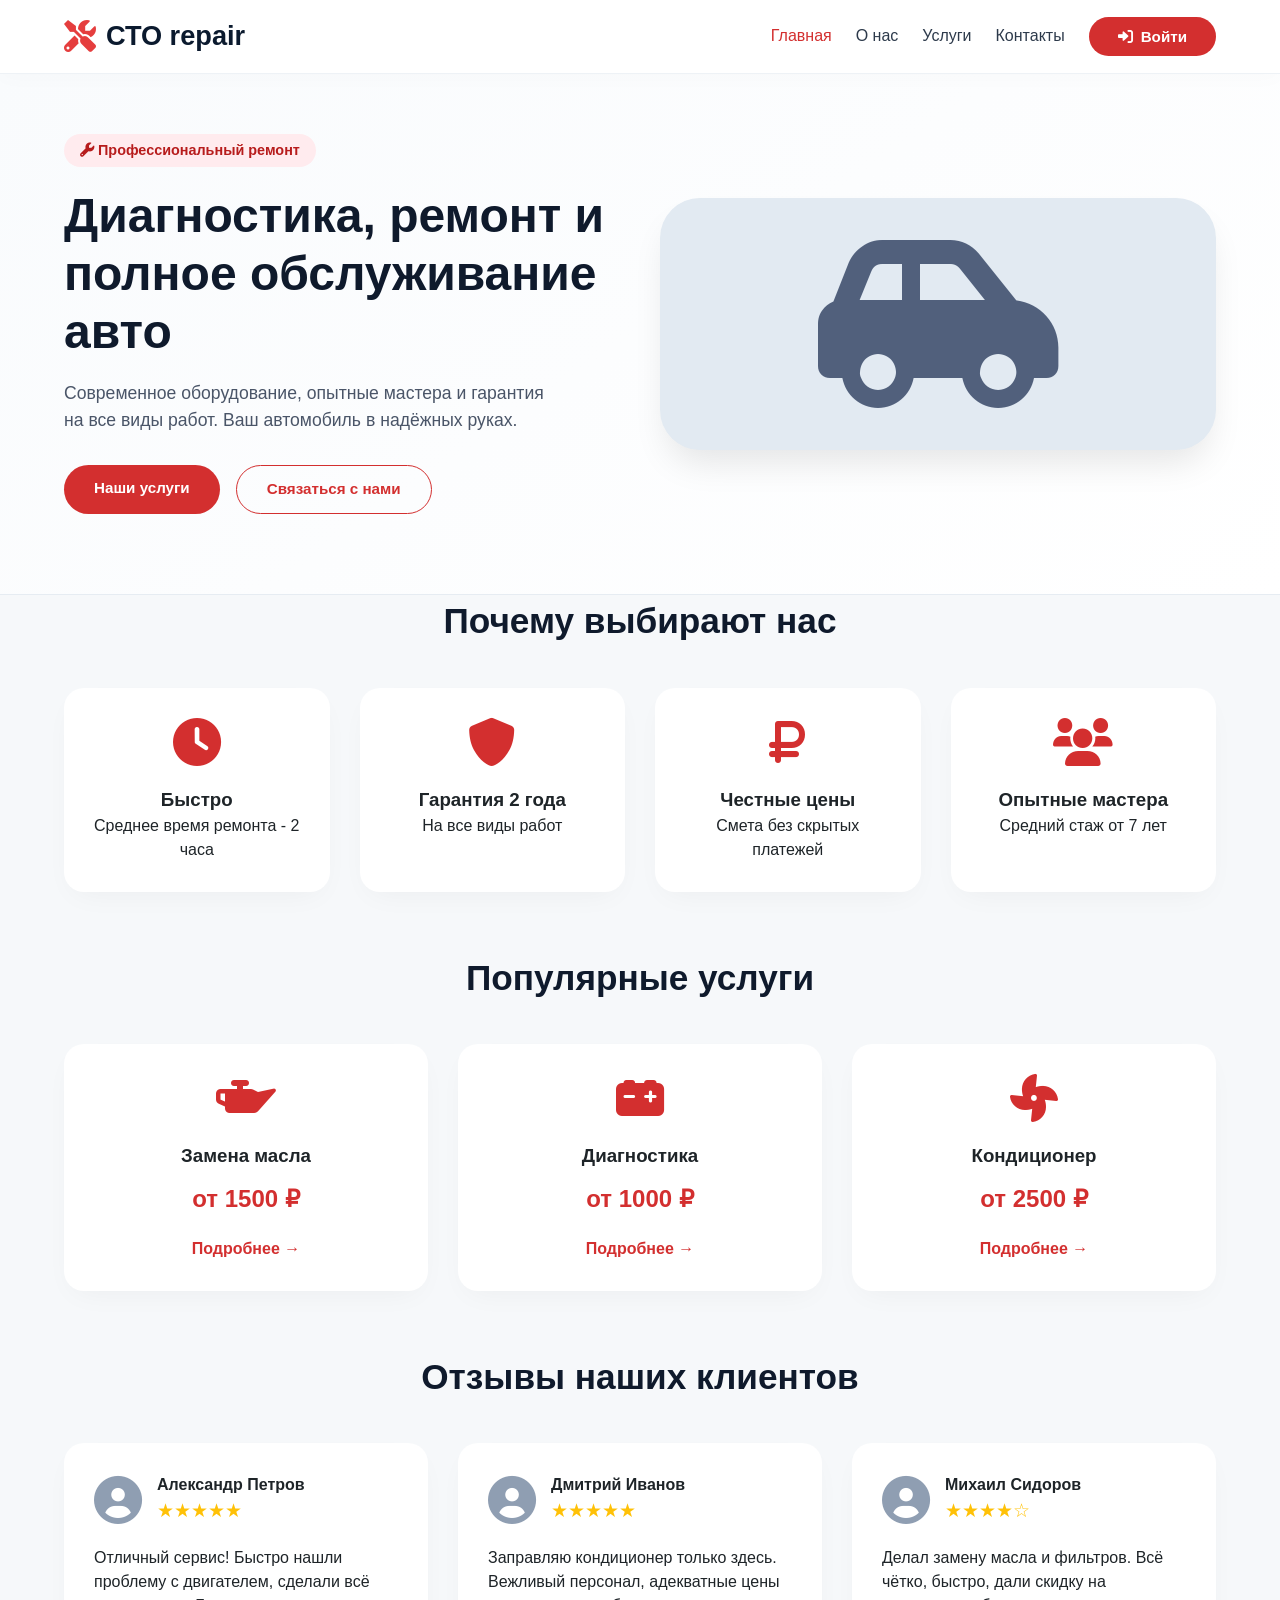
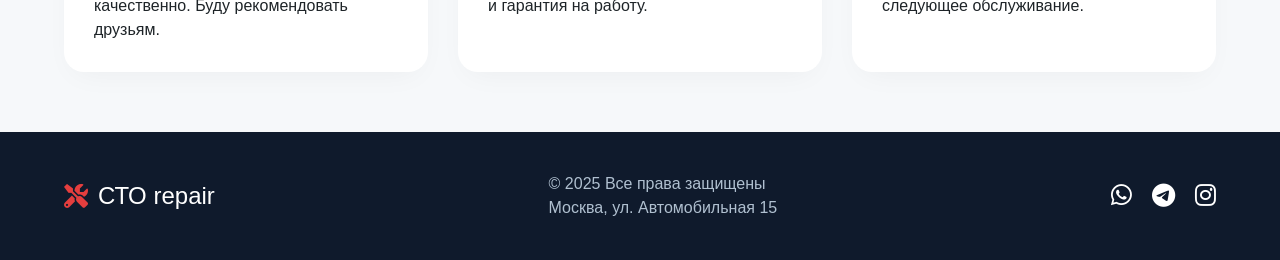
<file: index.html>
<!DOCTYPE html>
<html lang="ru">
<head>
    <meta charset="UTF-8">
    <meta name="viewport" content="width=device-width, initial-scale=1.0">
    <title>СТО repair - Главная</title>
    <link rel="stylesheet" href="css/style.css">
    <link rel="stylesheet" href="https://cdnjs.cloudflare.com/ajax/libs/font-awesome/6.0.0-beta3/css/all.min.css">
</head>
<body>
    <!-- Шапка (одинаковая для всех страниц) -->
    <header class="header">
        <div class="container">
            <div class="logo">
                <i class="fas fa-tools"></i>
                <span>СТО repair</span>
            </div>
            <nav class="nav-links">
                <a href="index.html" class="active">Главная</a>
                <a href="about.html">О нас</a>
                <a href="services.html">Услуги</a>
                <a href="contacts.html">Контакты</a>
               
                <button class="btn-login" id="openLoginBtn"><i class="fas fa-sign-in-alt"></i> Войти</button>
            </nav>
        </div>
    </header>

    <!-- Модальные окна (будут подключены через отдельный файл) -->
    <div id="loginModal" class="modal">
        <div class="modal-content">
            <span class="modal-close" id="closeLoginModal">&times;</span>
            <h2>Вход</h2>
            <p>Введите телефон или почту</p>
            <div class="input-group"><input type="text" placeholder="Телефон / e-mail"></div>
            <div class="input-group"><input type="password" placeholder="Пароль"></div>
            <button class="modal-btn" id="fakeLoginBtn">Войти</button>
            <div class="modal-footer">
                Нет аккаунта? <span id="goToRegister">Зарегистрироваться</span>
            </div>
        </div>
    </div>

    <div id="registerModal" class="modal">
        <div class="modal-content">
            <span class="modal-close" id="closeRegisterModal">&times;</span>
            <h2>Регистрация</h2>
            <p>Станьте клиентом и получайте скидки</p>
            <div class="input-group"><input type="text" placeholder="Имя"></div>
            <div class="input-group"><input type="text" placeholder="Телефон"></div>
            <div class="input-group"><input type="email" placeholder="E-mail (необязательно)"></div>
            <div class="input-group"><input type="password" placeholder="Пароль"></div>
            <button class="modal-btn" id="fakeRegisterBtn">Зарегистрироваться</button>
            <div class="modal-footer">
                Уже есть аккаунт? <span id="goToLogin">Войти</span>
            </div>
        </div>
    </div>

    <!-- Основной контент главной страницы -->
    <main>
        <!-- Hero секция -->
        <section class="hero">
            <div class="container">
                <div class="hero-content">
                    <span class="hero-badge"><i class="fas fa-wrench"></i> Профессиональный ремонт</span>
                    <h1>Диагностика, ремонт и полное обслуживание авто</h1>
                    <p>Современное оборудование, опытные мастера и гарантия на все виды работ. Ваш автомобиль в надёжных руках.</p>
                    <div class="hero-buttons">
                        <a href="services.html" class="btn">Наши услуги</a>
                        <a href="contacts.html" class="btn btn-outline">Связаться с нами</a>
                    </div>
                </div>
                <div class="hero-image">
                    <i class="fas fa-car-side"></i>
                </div>
            </div>
        </section>

        <!-- Преймущества -->
        <section class="advantages">
            <div class="container">
                <h2 class="section-title">Почему выбирают нас</h2>
                <div class="advantages-grid">
                    <div class="advantage-card">
                        <i class="fas fa-clock"></i>
                        <h3>Быстро</h3>
                        <p>Среднее время ремонта - 2 часа</p>
                    </div>
                    <div class="advantage-card">
                        <i class="fas fa-shield-alt"></i>
                        <h3>Гарантия 2 года</h3>
                        <p>На все виды работ</p>
                    </div>
                    <div class="advantage-card">
                        <i class="fas fa-ruble-sign"></i>
                        <h3>Честные цены</h3>
                        <p>Смета без скрытых платежей</p>
                    </div>
                    <div class="advantage-card">
                        <i class="fas fa-users"></i>
                        <h3>Опытные мастера</h3>
                        <p>Средний стаж от 7 лет</p>
                    </div>
                </div>
            </div>
        </section>

        <!-- Популярные услуги (превью) -->
        <section class="popular-services">
            <div class="container">
                <h2 class="section-title">Популярные услуги</h2>
                <div class="services-preview">
                    <div class="service-preview-card">
                        <i class="fas fa-oil-can"></i>
                        <h3>Замена масла</h3>
                        <p>от 1500 ₽</p>
                        <a href="services.html" class="btn-link">Подробнее →</a>
                    </div>
                    <div class="service-preview-card">
                        <i class="fas fa-car-battery"></i>
                        <h3>Диагностика</h3>
                        <p>от 1000 ₽</p>
                        <a href="services.html" class="btn-link">Подробнее →</a>
                    </div>
                    <div class="service-preview-card">
                        <i class="fas fa-fan"></i>
                        <h3>Кондиционер</h3>
                        <p>от 2500 ₽</p>
                        <a href="services.html" class="btn-link">Подробнее →</a>
                    </div>
                </div>
            </div>
        </section>

        <!-- Отзывы -->
        <section class="reviews">
            <div class="container">
                <h2 class="section-title">Отзывы наших клиентов</h2>
                <div class="reviews-grid">
                    <div class="review-card">
                        <div class="review-header">
                            <i class="fas fa-user-circle"></i>
                            <div>
                                <h4>Александр Петров</h4>
                                <div class="rating">★★★★★</div>
                            </div>
                        </div>
                        <p>Отличный сервис! Быстро нашли проблему с двигателем, сделали всё качественно. Буду рекомендовать друзьям.</p>
                    </div>
                    <div class="review-card">
                        <div class="review-header">
                            <i class="fas fa-user-circle"></i>
                            <div>
                                <h4>Дмитрий Иванов</h4>
                                <div class="rating">★★★★★</div>
                            </div>
                        </div>
                        <p>Заправляю кондиционер только здесь. Вежливый персонал, адекватные цены и гарантия на работу.</p>
                    </div>
                    <div class="review-card">
                        <div class="review-header">
                            <i class="fas fa-user-circle"></i>
                            <div>
                                <h4>Михаил Сидоров</h4>
                                <div class="rating">★★★★☆</div>
                            </div>
                        </div>
                        <p>Делал замену масла и фильтров. Всё чётко, быстро, дали скидку на следующее обслуживание.</p>
                    </div>
                </div>
            </div>
        </section>
    </main>

    <!-- Футер -->
    <footer class="footer">
        <div class="container">
            <div class="footer-content">
                <div class="footer-logo">
                    <i class="fas fa-tools"></i>
                    <span>СТО repair</span>
                </div>
                <div class="footer-info">
                    <p>© 2025 Все права защищены</p>
                    <p>Москва, ул. Автомобильная 15</p>
                </div>
                <div class="footer-social">
                    <a href="#"><i class="fab fa-whatsapp"></i></a>
                    <a href="#"><i class="fab fa-telegram"></i></a>
                    <a href="#"><i class="fab fa-instagram"></i></a>
                </div>
            </div>
        </div>
    </footer>

    <script src="js/auth.js"></script>
</body>
</html>
</file>
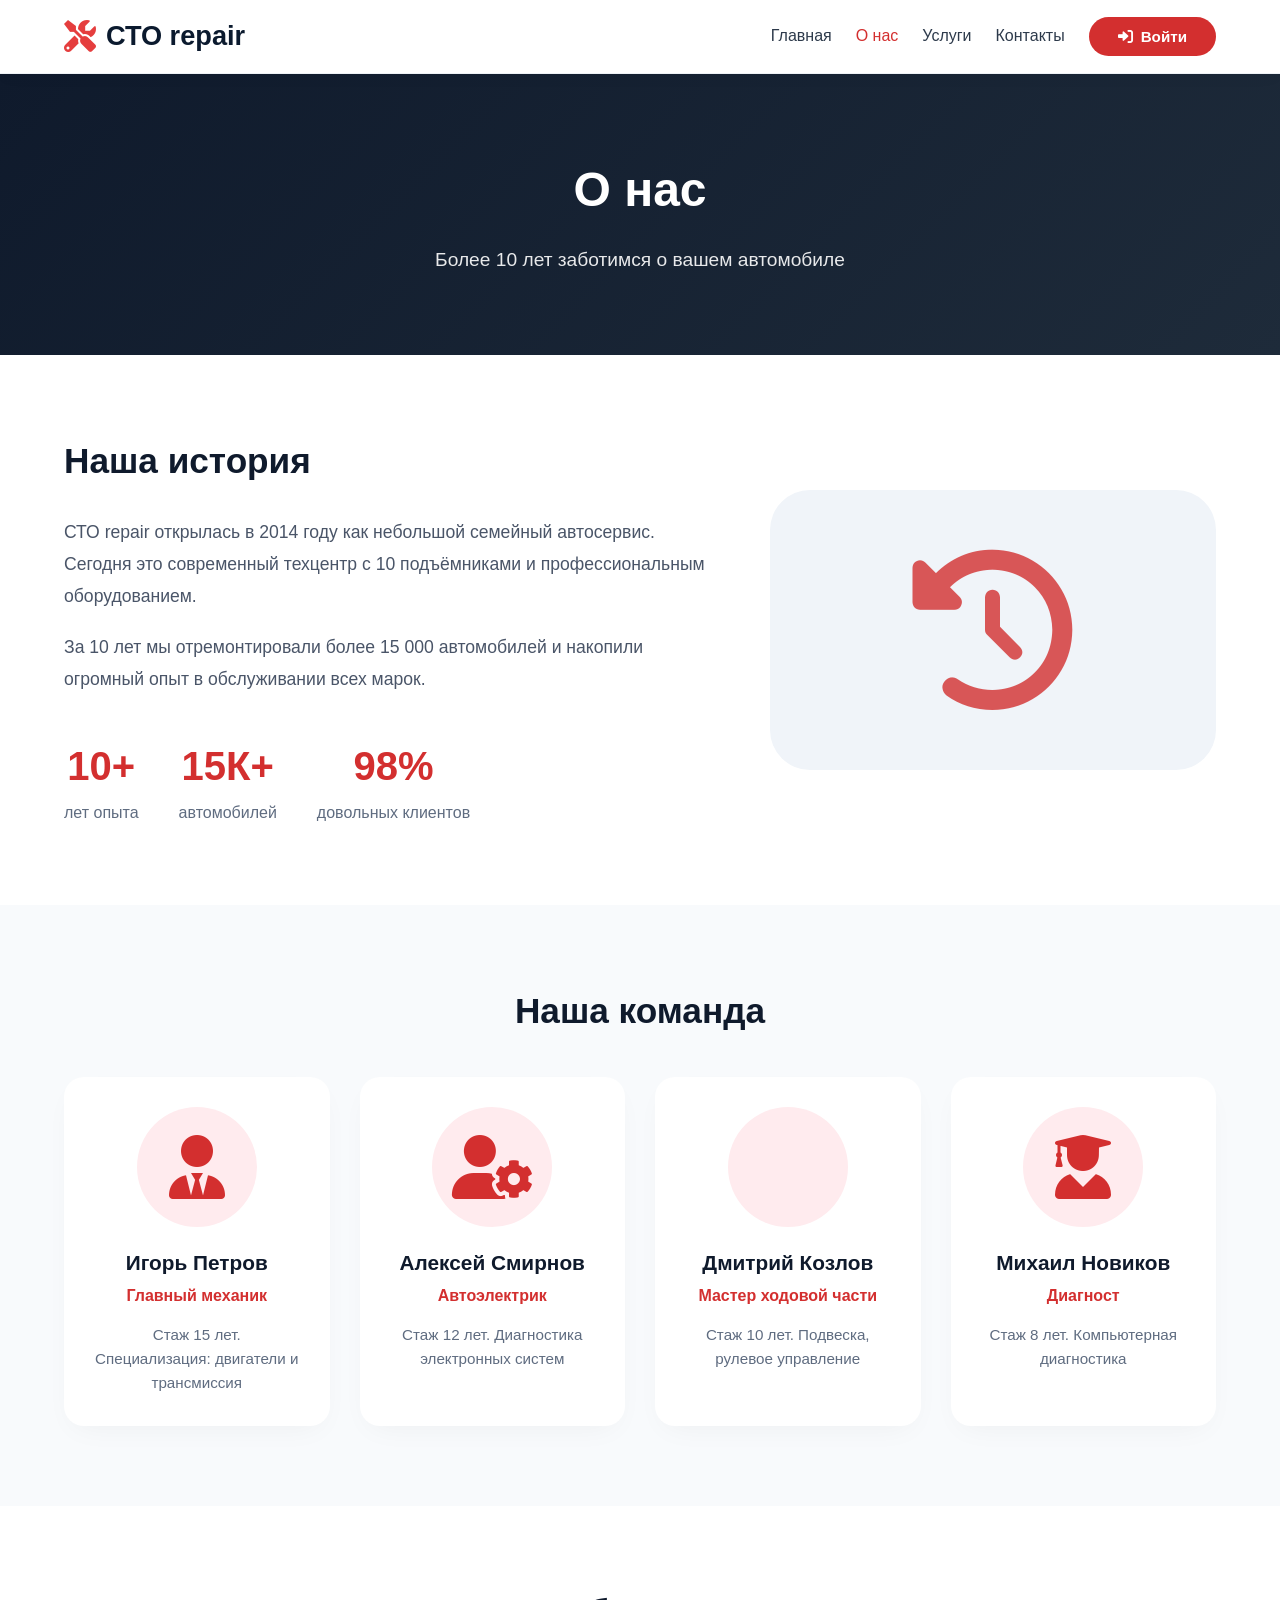
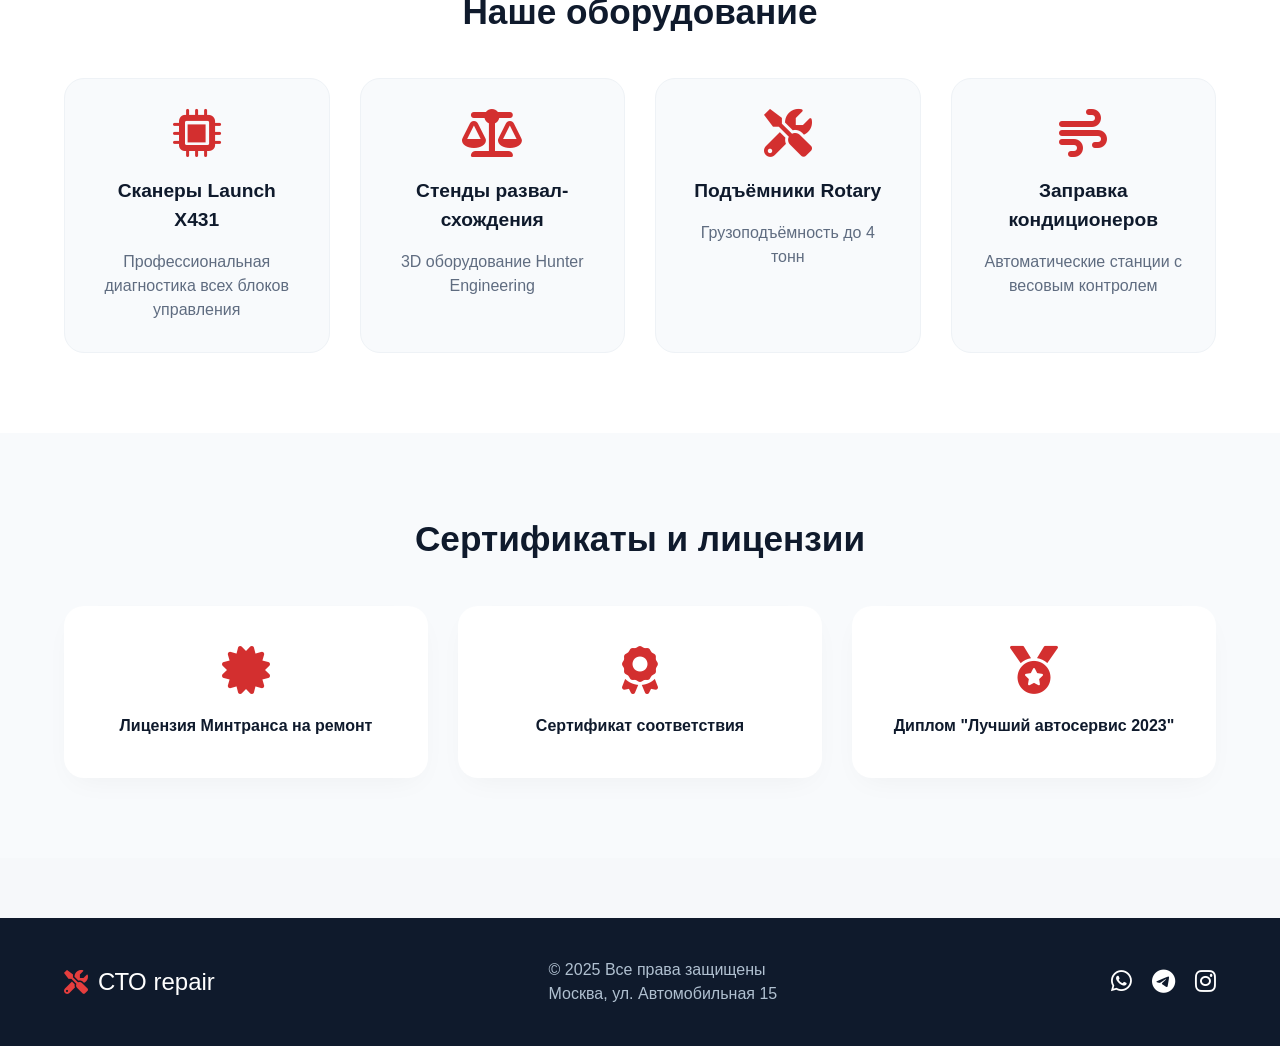
<file: about.html>
<!DOCTYPE html>
<html lang="ru">
<head>
    <meta charset="UTF-8">
    <meta name="viewport" content="width=device-width, initial-scale=1.0">
    <title>СТО repair - О нас</title>
    <link rel="stylesheet" href="css/style.css">
    <link rel="stylesheet" href="css/about.css">
    <link rel="stylesheet" href="https://cdnjs.cloudflare.com/ajax/libs/font-awesome/6.0.0-beta3/css/all.min.css">
</head>
<body>
    <!-- Шапка (такая же) -->
    <header class="header">
        <div class="container">
            <div class="logo">
                <i class="fas fa-tools"></i>
                <span>СТО repair</span>
            </div>
            <nav class="nav-links">
                <a href="index.html">Главная</a>
                <a href="about.html" class="active">О нас</a>
                <a href="services.html">Услуги</a>
                <a href="contacts.html">Контакты</a>
              
                <button class="btn-login" id="openLoginBtn"><i class="fas fa-sign-in-alt"></i> Войти</button>
            </nav>
        </div>
    </header>

    <!-- Модальные окна -->
    <div id="loginModal" class="modal">
        <div class="modal-content">
            <span class="modal-close" id="closeLoginModal">&times;</span>
            <h2>Вход</h2>
            <p>Введите телефон или почту</p>
            <div class="input-group"><input type="text" placeholder="Телефон / e-mail"></div>
            <div class="input-group"><input type="password" placeholder="Пароль"></div>
            <button class="modal-btn" id="fakeLoginBtn">Войти</button>
            <div class="modal-footer">
                Нет аккаунта? <span id="goToRegister">Зарегистрироваться</span>
            </div>
        </div>
    </div>

    <div id="registerModal" class="modal">
        <div class="modal-content">
            <span class="modal-close" id="closeRegisterModal">&times;</span>
            <h2>Регистрация</h2>
            <p>Станьте клиентом и получайте скидки</p>
            <div class="input-group"><input type="text" placeholder="Имя"></div>
            <div class="input-group"><input type="text" placeholder="Телефон"></div>
            <div class="input-group"><input type="email" placeholder="E-mail (необязательно)"></div>
            <div class="input-group"><input type="password" placeholder="Пароль"></div>
            <button class="modal-btn" id="fakeRegisterBtn">Зарегистрироваться</button>
            <div class="modal-footer">
                Уже есть аккаунт? <span id="goToLogin">Войти</span>
            </div>
        </div>
    </div>

    <!-- Основной контент -->
    <main>
        <!-- Заголовок страницы -->
        <section class="page-header">
            <div class="container">
                <h1>О нас</h1>
                <p>Более 10 лет заботимся о вашем автомобиле</p>
            </div>
        </section>

        <!-- История компании -->
        <section class="history">
            <div class="container">
                <div class="history-content">
                    <div class="history-text">
                        <h2>Наша история</h2>
                        <p>СТО repair открылась в 2014 году как небольшой семейный автосервис. Сегодня это современный техцентр с 10 подъёмниками и профессиональным оборудованием.</p>
                        <p>За 10 лет мы отремонтировали более 15 000 автомобилей и накопили огромный опыт в обслуживании всех марок.</p>
                        <div class="stats">
                            <div class="stat-item">
                                <span class="stat-number">10+</span>
                                <span class="stat-label">лет опыта</span>
                            </div>
                            <div class="stat-item">
                                <span class="stat-number">15К+</span>
                                <span class="stat-label">автомобилей</span>
                            </div>
                            <div class="stat-item">
                                <span class="stat-number">98%</span>
                                <span class="stat-label">довольных клиентов</span>
                            </div>
                        </div>
                    </div>
                    <div class="history-image">
                        <i class="fas fa-history"></i>
                    </div>
                </div>
            </div>
        </section>

        <!-- Команда -->
        <section class="team">
            <div class="container">
                <h2 class="section-title">Наша команда</h2>
                <div class="team-grid">
                    <div class="team-card">
                        <div class="team-photo">
                            <i class="fas fa-user-tie"></i>
                        </div>
                        <h3>Игорь Петров</h3>
                        <p class="team-position">Главный механик</p>
                        <p class="team-desc">Стаж 15 лет. Специализация: двигатели и трансмиссия</p>
                    </div>
                    <div class="team-card">
                        <div class="team-photo">
                            <i class="fas fa-user-cog"></i>
                        </div>
                        <h3>Алексей Смирнов</h3>
                        <p class="team-position">Автоэлектрик</p>
                        <p class="team-desc">Стаж 12 лет. Диагностика электронных систем</p>
                    </div>
                    <div class="team-card">
                        <div class="team-photo">
                            <i class="fas fa-user-wrench"></i>
                        </div>
                        <h3>Дмитрий Козлов</h3>
                        <p class="team-position">Мастер ходовой части</p>
                        <p class="team-desc">Стаж 10 лет. Подвеска, рулевое управление</p>
                    </div>
                    <div class="team-card">
                        <div class="team-photo">
                            <i class="fas fa-user-graduate"></i>
                        </div>
                        <h3>Михаил Новиков</h3>
                        <p class="team-position">Диагност</p>
                        <p class="team-desc">Стаж 8 лет. Компьютерная диагностика</p>
                    </div>
                </div>
            </div>
        </section>

        <!-- Оборудование -->
        <section class="equipment">
            <div class="container">
                <h2 class="section-title">Наше оборудование</h2>
                <div class="equipment-grid">
                    <div class="equipment-card">
                        <i class="fas fa-microchip"></i>
                        <h3>Сканеры Launch X431</h3>
                        <p>Профессиональная диагностика всех блоков управления</p>
                    </div>
                    <div class="equipment-card">
                        <i class="fas fa-balance-scale"></i>
                        <h3>Стенды развал-схождения</h3>
                        <p>3D оборудование Hunter Engineering</p>
                    </div>
                    <div class="equipment-card">
                        <i class="fas fa-tools"></i>
                        <h3>Подъёмники Rotary</h3>
                        <p>Грузоподъёмность до 4 тонн</p>
                    </div>
                    <div class="equipment-card">
                        <i class="fas fa-wind"></i>
                        <h3>Заправка кондиционеров</h3>
                        <p>Автоматические станции с весовым контролем</p>
                    </div>
                </div>
            </div>
        </section>

        <!-- Сертификаты -->
        <section class="certificates">
            <div class="container">
                <h2 class="section-title">Сертификаты и лицензии</h2>
                <div class="certificates-grid">
                    <div class="certificate-card">
                        <i class="fas fa-certificate"></i>
                        <p>Лицензия Минтранса на ремонт</p>
                    </div>
                    <div class="certificate-card">
                        <i class="fas fa-award"></i>
                        <p>Сертификат соответствия</p>
                    </div>
                    <div class="certificate-card">
                        <i class="fas fa-medal"></i>
                        <p>Диплом "Лучший автосервис 2023"</p>
                    </div>
                </div>
            </div>
        </section>
    </main>

    <!-- Футер -->
    <footer class="footer">
        <div class="container">
            <div class="footer-content">
                <div class="footer-logo">
                    <i class="fas fa-tools"></i>
                    <span>СТО repair</span>
                </div>
                <div class="footer-info">
                    <p>© 2025 Все права защищены</p>
                    <p>Москва, ул. Автомобильная 15</p>
                </div>
                <div class="footer-social">
                    <a href="#"><i class="fab fa-whatsapp"></i></a>
                    <a href="#"><i class="fab fa-telegram"></i></a>
                    <a href="#"><i class="fab fa-instagram"></i></a>
                </div>
            </div>
        </div>
    </footer>

    <script src="js/auth.js"></script>
</body>
</html>
</file>
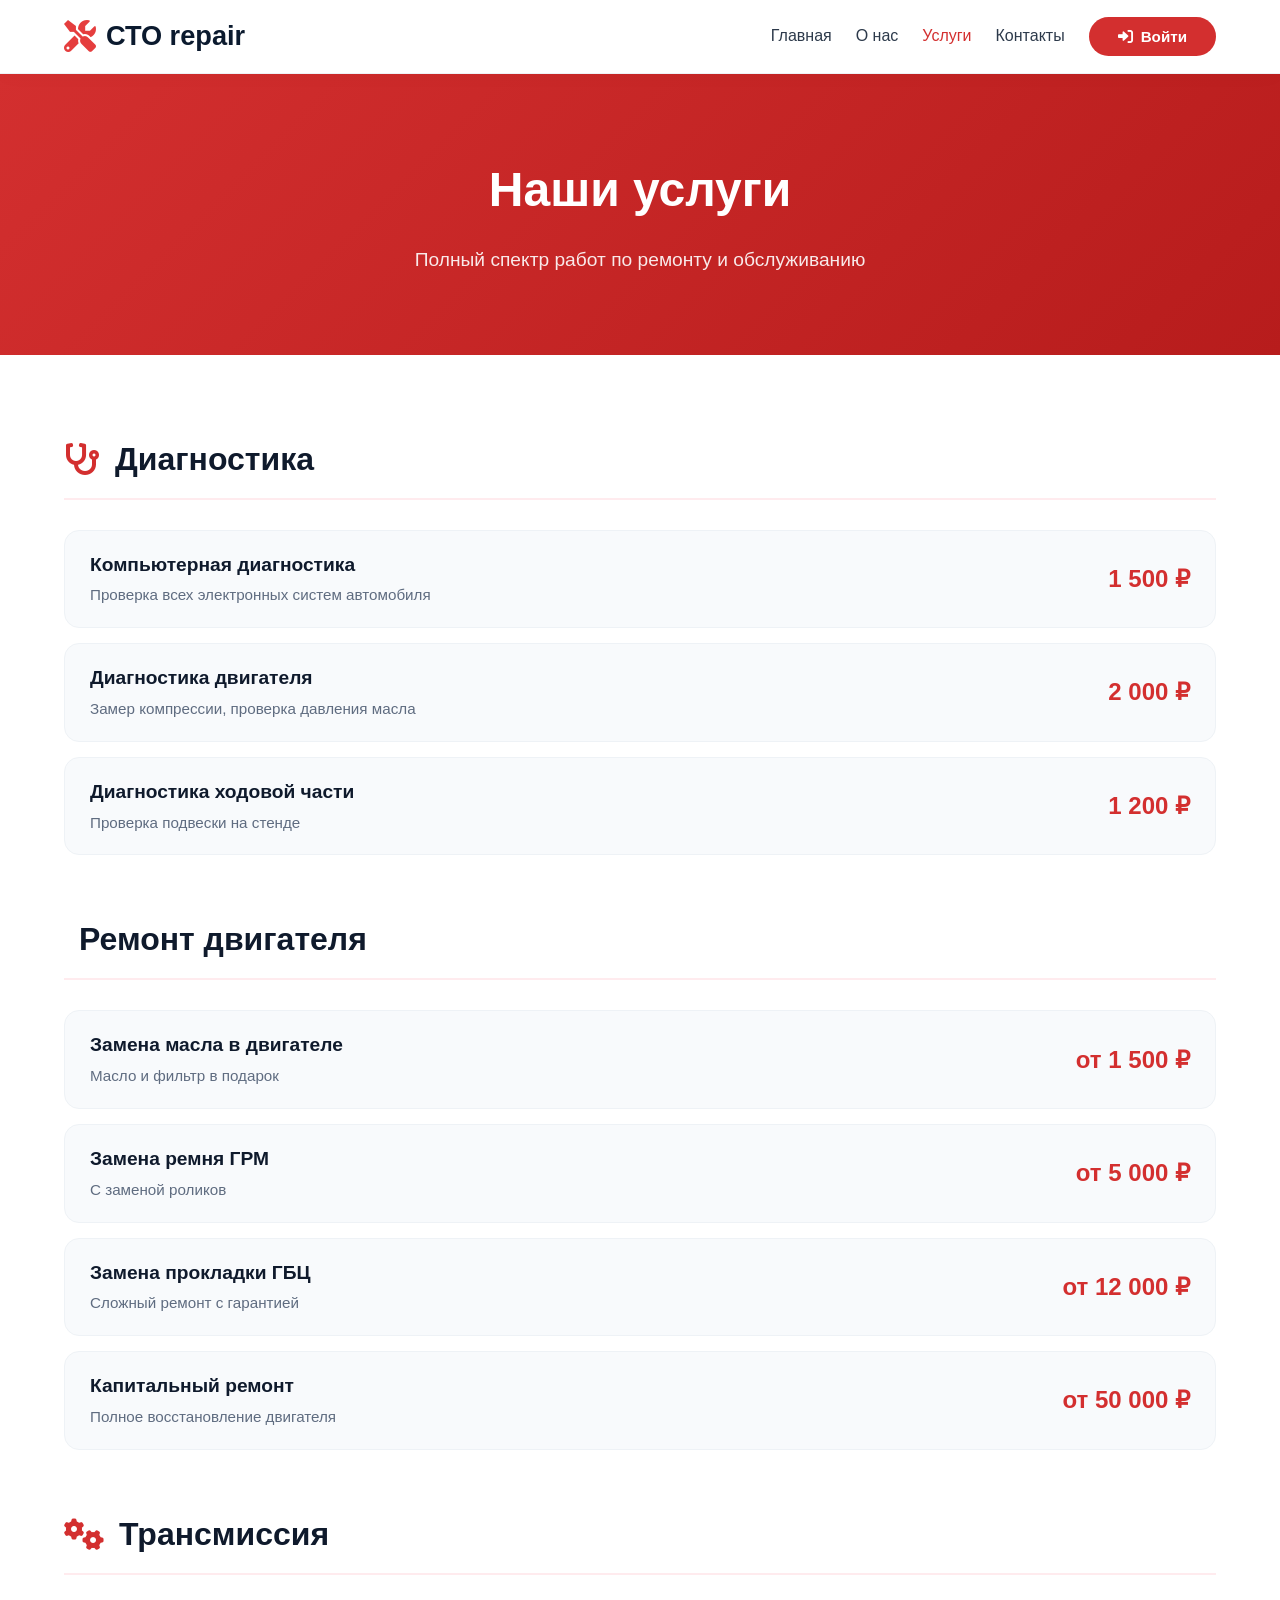
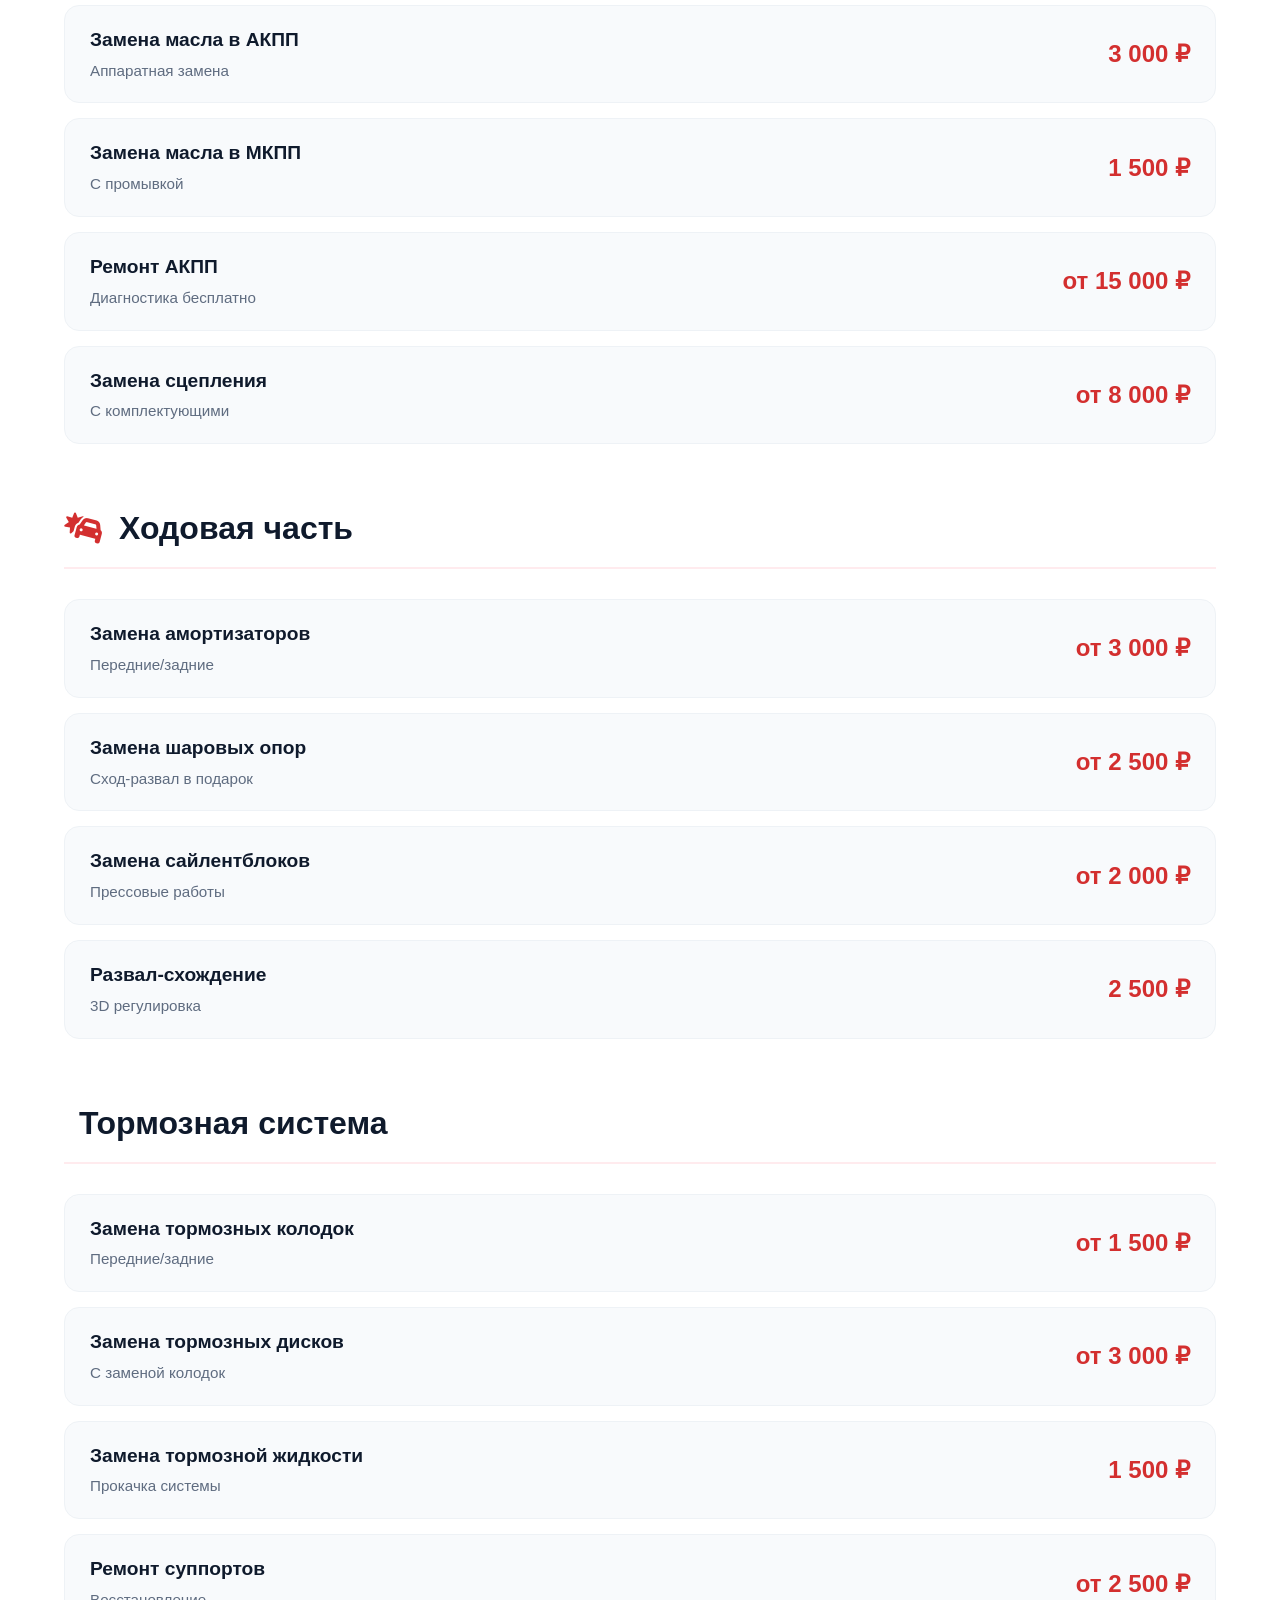
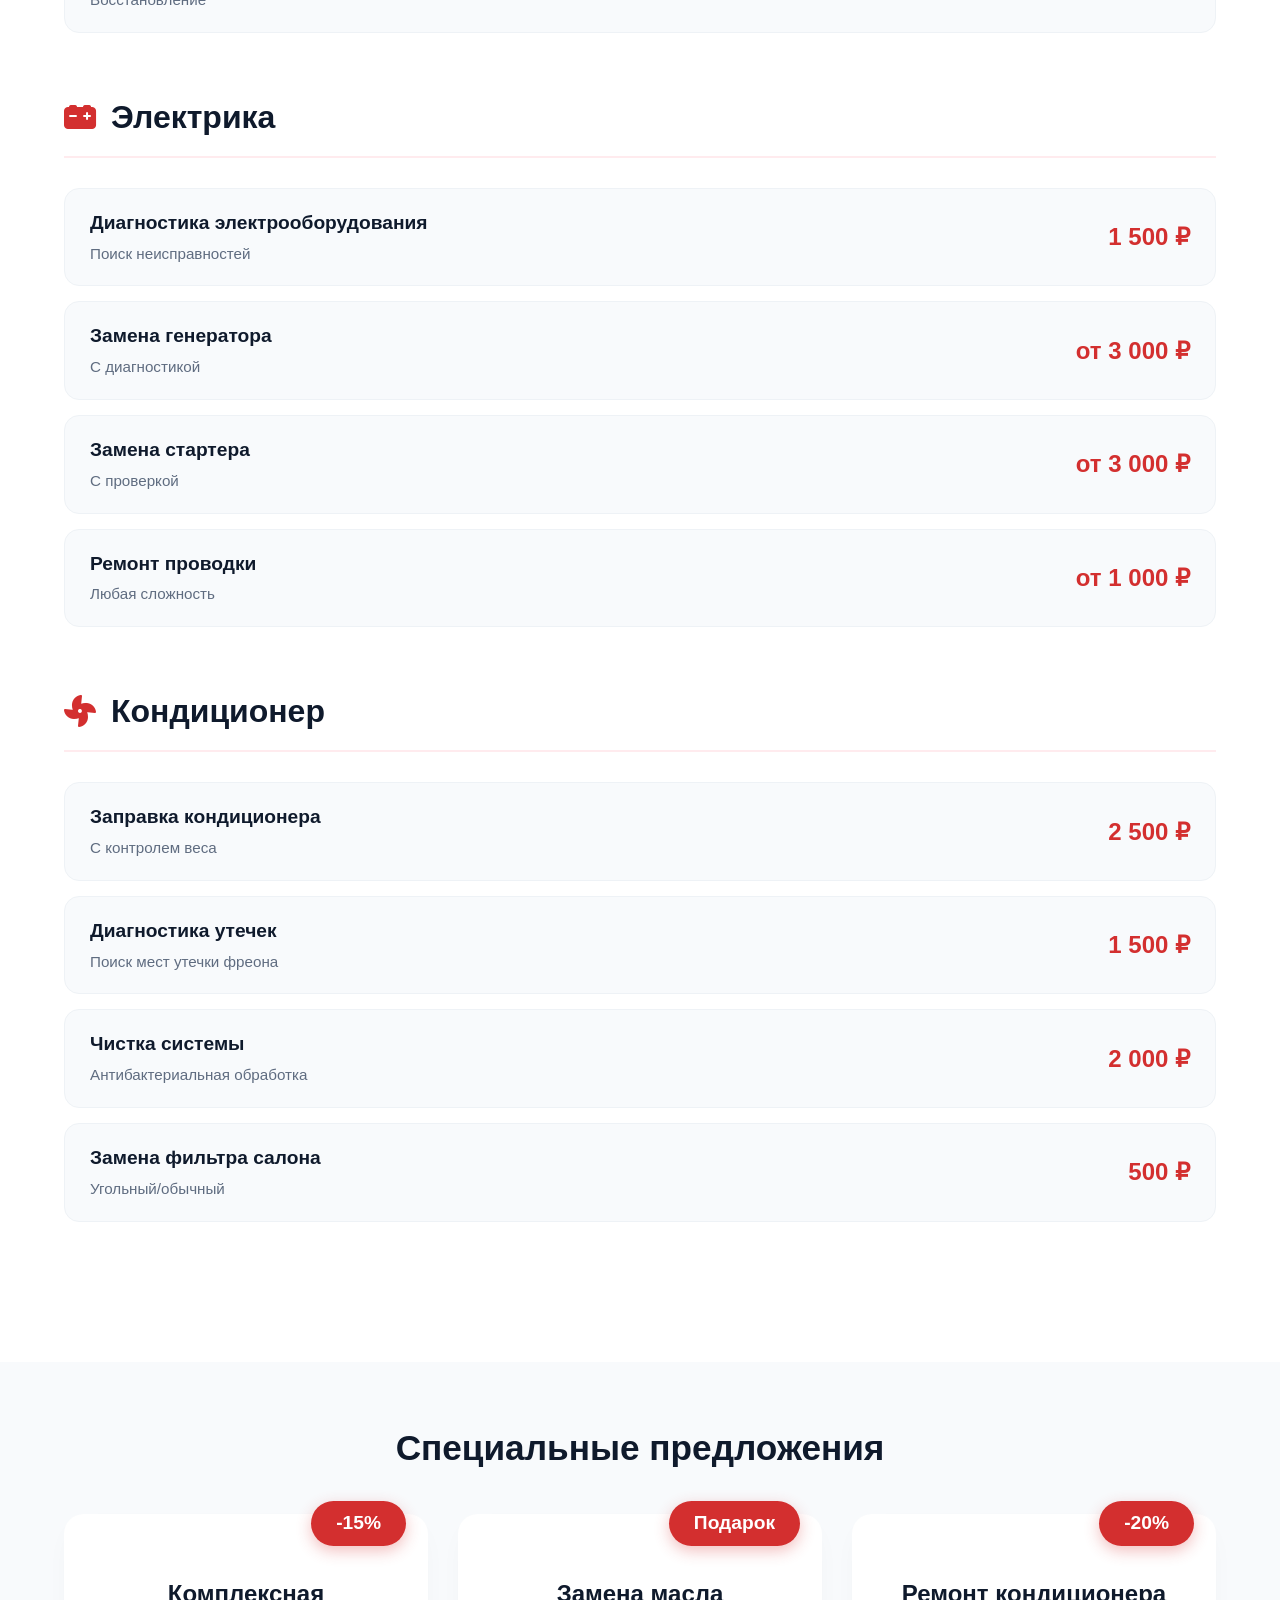
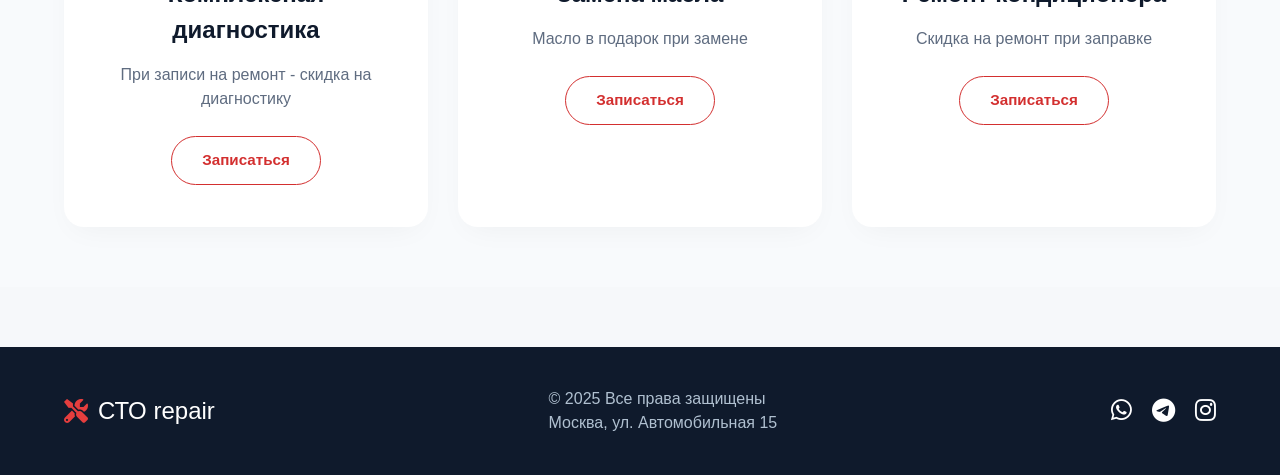
<file: services.html>
<!DOCTYPE html>
<html lang="ru">
<head>
    <meta charset="UTF-8">
    <meta name="viewport" content="width=device-width, initial-scale=1.0">
    <title>СТО repair - Услуги</title>
    <link rel="stylesheet" href="css/style.css">
    <link rel="stylesheet" href="css/services.css">
    <link rel="stylesheet" href="https://cdnjs.cloudflare.com/ajax/libs/font-awesome/6.0.0-beta3/css/all.min.css">
</head>
<body>
    <!-- Шапка -->
    <header class="header">
        <div class="container">
            <div class="logo">
                <i class="fas fa-tools"></i>
                <span>СТО repair</span>
            </div>
            <nav class="nav-links">
                <a href="index.html">Главная</a>
                <a href="about.html">О нас</a>
                <a href="services.html" class="active">Услуги</a>
                <a href="contacts.html">Контакты</a>
              
                <button class="btn-login" id="openLoginBtn"><i class="fas fa-sign-in-alt"></i> Войти</button>
            </nav>
        </div>
    </header>

    <!-- Модальные окна -->
    <div id="loginModal" class="modal">
        <div class="modal-content">
            <span class="modal-close" id="closeLoginModal">&times;</span>
            <h2>Вход</h2>
            <p>Введите телефон или почту</p>
            <div class="input-group"><input type="text" placeholder="Телефон / e-mail"></div>
            <div class="input-group"><input type="password" placeholder="Пароль"></div>
            <button class="modal-btn" id="fakeLoginBtn">Войти</button>
            <div class="modal-footer">
                Нет аккаунта? <span id="goToRegister">Зарегистрироваться</span>
            </div>
        </div>
    </div>

    <div id="registerModal" class="modal">
        <div class="modal-content">
            <span class="modal-close" id="closeRegisterModal">&times;</span>
            <h2>Регистрация</h2>
            <p>Станьте клиентом и получайте скидки</p>
            <div class="input-group"><input type="text" placeholder="Имя"></div>
            <div class="input-group"><input type="text" placeholder="Телефон"></div>
            <div class="input-group"><input type="email" placeholder="E-mail (необязательно)"></div>
            <div class="input-group"><input type="password" placeholder="Пароль"></div>
            <button class="modal-btn" id="fakeRegisterBtn">Зарегистрироваться</button>
            <div class="modal-footer">
                Уже есть аккаунт? <span id="goToLogin">Войти</span>
            </div>
        </div>
    </div>

    <!-- Основной контент -->
    <main>
        <!-- Заголовок страницы -->
        <section class="page-header">
            <div class="container">
                <h1>Наши услуги</h1>
                <p>Полный спектр работ по ремонту и обслуживанию</p>
            </div>
        </section>

        <!-- Категории услуг -->
        <section class="service-categories">
            <div class="container">
                <!-- Диагностика -->
                <div class="service-category">
                    <h2><i class="fas fa-stethoscope"></i> Диагностика</h2>
                    <div class="services-list">
                        <div class="service-item">
                            <div class="service-info">
                                <h3>Компьютерная диагностика</h3>
                                <p>Проверка всех электронных систем автомобиля</p>
                            </div>
                            <div class="service-price">1 500 ₽</div>
                        </div>
                        <div class="service-item">
                            <div class="service-info">
                                <h3>Диагностика двигателя</h3>
                                <p>Замер компрессии, проверка давления масла</p>
                            </div>
                            <div class="service-price">2 000 ₽</div>
                        </div>
                        <div class="service-item">
                            <div class="service-info">
                                <h3>Диагностика ходовой части</h3>
                                <p>Проверка подвески на стенде</p>
                            </div>
                            <div class="service-price">1 200 ₽</div>
                        </div>
                    </div>
                </div>

                <!-- Ремонт двигателя -->
                <div class="service-category">
                    <h2><i class="fas fa-engine"></i> Ремонт двигателя</h2>
                    <div class="services-list">
                        <div class="service-item">
                            <div class="service-info">
                                <h3>Замена масла в двигателе</h3>
                                <p>Масло и фильтр в подарок</p>
                            </div>
                            <div class="service-price">от 1 500 ₽</div>
                        </div>
                        <div class="service-item">
                            <div class="service-info">
                                <h3>Замена ремня ГРМ</h3>
                                <p>С заменой роликов</p>
                            </div>
                            <div class="service-price">от 5 000 ₽</div>
                        </div>
                        <div class="service-item">
                            <div class="service-info">
                                <h3>Замена прокладки ГБЦ</h3>
                                <p>Сложный ремонт с гарантией</p>
                            </div>
                            <div class="service-price">от 12 000 ₽</div>
                        </div>
                        <div class="service-item">
                            <div class="service-info">
                                <h3>Капитальный ремонт</h3>
                                <p>Полное восстановление двигателя</p>
                            </div>
                            <div class="service-price">от 50 000 ₽</div>
                        </div>
                    </div>
                </div>

                <!-- Трансмиссия -->
                <div class="service-category">
                    <h2><i class="fas fa-cogs"></i> Трансмиссия</h2>
                    <div class="services-list">
                        <div class="service-item">
                            <div class="service-info">
                                <h3>Замена масла в АКПП</h3>
                                <p>Аппаратная замена</p>
                            </div>
                            <div class="service-price">3 000 ₽</div>
                        </div>
                        <div class="service-item">
                            <div class="service-info">
                                <h3>Замена масла в МКПП</h3>
                                <p>С промывкой</p>
                            </div>
                            <div class="service-price">1 500 ₽</div>
                        </div>
                        <div class="service-item">
                            <div class="service-info">
                                <h3>Ремонт АКПП</h3>
                                <p>Диагностика бесплатно</p>
                            </div>
                            <div class="service-price">от 15 000 ₽</div>
                        </div>
                        <div class="service-item">
                            <div class="service-info">
                                <h3>Замена сцепления</h3>
                                <p>С комплектующими</p>
                            </div>
                            <div class="service-price">от 8 000 ₽</div>
                        </div>
                    </div>
                </div>

                <!-- Ходовая часть -->
                <div class="service-category">
                    <h2><i class="fas fa-car-crash"></i> Ходовая часть</h2>
                    <div class="services-list">
                        <div class="service-item">
                            <div class="service-info">
                                <h3>Замена амортизаторов</h3>
                                <p>Передние/задние</p>
                            </div>
                            <div class="service-price">от 3 000 ₽</div>
                        </div>
                        <div class="service-item">
                            <div class="service-info">
                                <h3>Замена шаровых опор</h3>
                                <p>Сход-развал в подарок</p>
                            </div>
                            <div class="service-price">от 2 500 ₽</div>
                        </div>
                        <div class="service-item">
                            <div class="service-info">
                                <h3>Замена сайлентблоков</h3>
                                <p>Прессовые работы</p>
                            </div>
                            <div class="service-price">от 2 000 ₽</div>
                        </div>
                        <div class="service-item">
                            <div class="service-info">
                                <h3>Развал-схождение</h3>
                                <p>3D регулировка</p>
                            </div>
                            <div class="service-price">2 500 ₽</div>
                        </div>
                    </div>
                </div>

                <!-- Тормозная система -->
                <div class="service-category">
                    <h2><i class="fas fa-brake-warning"></i> Тормозная система</h2>
                    <div class="services-list">
                        <div class="service-item">
                            <div class="service-info">
                                <h3>Замена тормозных колодок</h3>
                                <p>Передние/задние</p>
                            </div>
                            <div class="service-price">от 1 500 ₽</div>
                        </div>
                        <div class="service-item">
                            <div class="service-info">
                                <h3>Замена тормозных дисков</h3>
                                <p>С заменой колодок</p>
                            </div>
                            <div class="service-price">от 3 000 ₽</div>
                        </div>
                        <div class="service-item">
                            <div class="service-info">
                                <h3>Замена тормозной жидкости</h3>
                                <p>Прокачка системы</p>
                            </div>
                            <div class="service-price">1 500 ₽</div>
                        </div>
                        <div class="service-item">
                            <div class="service-info">
                                <h3>Ремонт суппортов</h3>
                                <p>Восстановление</p>
                            </div>
                            <div class="service-price">от 2 500 ₽</div>
                        </div>
                    </div>
                </div>

                <!-- Электрика -->
                <div class="service-category">
                    <h2><i class="fas fa-car-battery"></i> Электрика</h2>
                    <div class="services-list">
                        <div class="service-item">
                            <div class="service-info">
                                <h3>Диагностика электрооборудования</h3>
                                <p>Поиск неисправностей</p>
                            </div>
                            <div class="service-price">1 500 ₽</div>
                        </div>
                        <div class="service-item">
                            <div class="service-info">
                                <h3>Замена генератора</h3>
                                <p>С диагностикой</p>
                            </div>
                            <div class="service-price">от 3 000 ₽</div>
                        </div>
                        <div class="service-item">
                            <div class="service-info">
                                <h3>Замена стартера</h3>
                                <p>С проверкой</p>
                            </div>
                            <div class="service-price">от 3 000 ₽</div>
                        </div>
                        <div class="service-item">
                            <div class="service-info">
                                <h3>Ремонт проводки</h3>
                                <p>Любая сложность</p>
                            </div>
                            <div class="service-price">от 1 000 ₽</div>
                        </div>
                    </div>
                </div>

                <!-- Кондиционер -->
                <div class="service-category">
                    <h2><i class="fas fa-fan"></i> Кондиционер</h2>
                    <div class="services-list">
                        <div class="service-item">
                            <div class="service-info">
                                <h3>Заправка кондиционера</h3>
                                <p>С контролем веса</p>
                            </div>
                            <div class="service-price">2 500 ₽</div>
                        </div>
                        <div class="service-item">
                            <div class="service-info">
                                <h3>Диагностика утечек</h3>
                                <p>Поиск мест утечки фреона</p>
                            </div>
                            <div class="service-price">1 500 ₽</div>
                        </div>
                        <div class="service-item">
                            <div class="service-info">
                                <h3>Чистка системы</h3>
                                <p>Антибактериальная обработка</p>
                            </div>
                            <div class="service-price">2 000 ₽</div>
                        </div>
                        <div class="service-item">
                            <div class="service-info">
                                <h3>Замена фильтра салона</h3>
                                <p>Угольный/обычный</p>
                            </div>
                            <div class="service-price">500 ₽</div>
                        </div>
                    </div>
                </div>
            </div>
        </section>

        <!-- Акции -->
        <section class="promo">
            <div class="container">
                <h2 class="section-title">Специальные предложения</h2>
                <div class="promo-grid">
                    <div class="promo-card">
                        <div class="promo-badge">-15%</div>
                        <h3>Комплексная диагностика</h3>
                        <p>При записи на ремонт - скидка на диагностику</p>
                        <a href="contacts.html" class="btn btn-outline">Записаться</a>
                    </div>
                    <div class="promo-card">
                        <div class="promo-badge">Подарок</div>
                        <h3>Замена масла</h3>
                        <p>Масло в подарок при замене</p>
                        <a href="contacts.html" class="btn btn-outline">Записаться</a>
                    </div>
                    <div class="promo-card">
                        <div class="promo-badge">-20%</div>
                        <h3>Ремонт кондиционера</h3>
                        <p>Скидка на ремонт при заправке</p>
                        <a href="contacts.html" class="btn btn-outline">Записаться</a>
                    </div>
                </div>
            </div>
        </section>
    </main>

    <!-- Футер -->
    <footer class="footer">
        <div class="container">
            <div class="footer-content">
                <div class="footer-logo">
                    <i class="fas fa-tools"></i>
                    <span>СТО repair</span>
                </div>
                <div class="footer-info">
                    <p>© 2025 Все права защищены</p>
                    <p>Москва, ул. Автомобильная 15</p>
                </div>
                <div class="footer-social">
                    <a href="#"><i class="fab fa-whatsapp"></i></a>
                    <a href="#"><i class="fab fa-telegram"></i></a>
                    <a href="#"><i class="fab fa-instagram"></i></a>
                </div>
            </div>
        </div>
    </footer>

    <script src="js/auth.js"></script>
</body>
</html>
</file>
<file: css/style.css>
/* Глобальные стили */
* {
    margin: 0;
    padding: 0;
    box-sizing: border-box;
}

body {
    font-family: 'Inter', sans-serif;
    background-color: #f6f8fa;
    color: #1e2428;
    line-height: 1.5;
}

.container {
    max-width: 1200px;
    margin: 0 auto;
    padding: 0 24px;
}

/* Шапка */
.header {
    background-color: #ffffff;
    box-shadow: 0 4px 20px rgba(0, 0, 0, 0.02);
    padding: 16px 0;
    position: sticky;
    top: 0;
    z-index: 100;
    border-bottom: 1px solid #eef2f6;
}

.header .container {
    display: flex;
    align-items: center;
    justify-content: space-between;
    flex-wrap: wrap;
}

.logo {
    display: flex;
    align-items: center;
    gap: 10px;
    font-weight: 700;
    font-size: 1.7rem;
    color: #0b1a2e;
}

.logo i {
    color: #e53e3e;
    font-size: 2rem;
}

.nav-links {
    display: flex;
    gap: 24px;
    font-weight: 500;
    align-items: center;
    flex-wrap: wrap;
}

.nav-links a {
    text-decoration: none;
    color: #2d3a4b;
    transition: color 0.2s;
    font-size: 1rem;
}

.nav-links a:hover, .nav-links a.active {
    color: #d32f2f;
}

.btn-login {
    background-color: #d32f2f;
    color: white;
    border: none;
    border-radius: 60px;
    padding: 10px 28px;
    font-weight: 600;
    font-size: 0.95rem;
    cursor: pointer;
    display: inline-flex;
    align-items: center;
    gap: 8px;
    border: 1px solid transparent;
}

.btn-login:hover {
    background-color: #b71c1c;
}

/* Модальные окна */
.modal {
    display: none;
    position: fixed;
    top: 0; left: 0; width: 100%; height: 100%;
    background-color: rgba(0,0,0,0.5);
    align-items: center;
    justify-content: center;
    z-index: 1000;
    backdrop-filter: blur(4px);
}

.modal.active-modal {
    display: flex;
}

.modal-content {
    background: white;
    max-width: 440px;
    width: 90%;
    border-radius: 40px;
    padding: 40px 35px;
    box-shadow: 0 30px 60px rgba(0,0,0,0.3);
    position: relative;
}

.modal-close {
    position: absolute;
    top: 20px; right: 25px;
    font-size: 1.8rem;
    cursor: pointer;
    color: #8f9eb2;
    transition: color 0.2s;
}

.modal-close:hover { color: #d32f2f; }

.modal h2 {
    font-size: 2rem;
    margin-bottom: 10px;
}

.modal p {
    color: #4f6f8f;
    margin-bottom: 25px;
}

.input-group {
    margin-bottom: 20px;
}

.input-group input {
    width: 100%;
    padding: 16px 22px;
    border: 1px solid #dce3ec;
    border-radius: 50px;
    font-size: 1rem;
    background: #f9fbfd;
}

.modal-btn {
    width: 100%;
    background-color: #d32f2f;
    color: white;
    border: none;
    border-radius: 60px;
    padding: 16px;
    font-weight: 700;
    font-size: 1.1rem;
    margin: 20px 0 15px;
    cursor: pointer;
}

.modal-btn:hover {
    background-color: #b71c1c;
}

.modal-footer {
    text-align: center;
    color: #5f6c80;
}

.modal-footer span {
    color: #d32f2f;
    font-weight: 600;
    cursor: pointer;
    text-decoration: underline;
}

/* Кнопки */
.btn {
    background-color: #d32f2f;
    color: white;
    border: none;
    border-radius: 60px;
    padding: 12px 30px;
    font-weight: 600;
    font-size: 0.95rem;
    cursor: pointer;
    transition: background-color 0.2s;
    display: inline-block;
    text-decoration: none;
    text-align: center;
}

.btn-outline {
    background: transparent;
    border: 1px solid #d32f2f;
    color: #d32f2f;
}

.btn-outline:hover {
    background: #d32f2f;
    color: white;
}

.btn-link {
    color: #d32f2f;
    text-decoration: none;
    font-weight: 600;
}

.btn-link:hover {
    text-decoration: underline;
}

/* Заголовки секций */
.section-title {
    font-size: 2.2rem;
    font-weight: 700;
    margin-bottom: 40px;
    color: #0f1a2c;
    text-align: center;
}

/* Hero секция */
.hero {
    padding: 60px 0 80px;
    background: linear-gradient(145deg, #f9fbfd 0%, #ffffff 100%);
    border-bottom: 1px solid #e6ecf2;
}

.hero .container {
    display: flex;
    align-items: center;
    gap: 40px;
    flex-wrap: wrap;
}

.hero-content {
    flex: 1 1 400px;
}

.hero-badge {
    background-color: #ffebee;
    color: #b71c1c;
    font-weight: 600;
    font-size: 0.9rem;
    padding: 6px 16px;
    border-radius: 30px;
    display: inline-block;
    margin-bottom: 20px;
}

.hero-content h1 {
    font-size: 3rem;
    font-weight: 700;
    line-height: 1.2;
    margin-bottom: 20px;
    color: #0f1a2c;
}

.hero-content p {
    font-size: 1.1rem;
    color: #4a5568;
    max-width: 500px;
    margin-bottom: 32px;
}

.hero-buttons {
    display: flex;
    gap: 16px;
    flex-wrap: wrap;
}

.hero-image {
    flex: 1 1 400px;
    background: #e2eaf2;
    border-radius: 40px;
    padding: 30px;
    text-align: center;
    box-shadow: 0 20px 35px -8px rgba(0,0,0,0.1);
}

.hero-image i {
    font-size: 12rem;
    color: #2d3e5f;
    opacity: 0.8;
}

/* Сетки и карточки */
.advantages-grid {
    display: grid;
    grid-template-columns: repeat(auto-fit, minmax(200px, 1fr));
    gap: 30px;
    margin-bottom: 60px;
}

.advantage-card {
    text-align: center;
    padding: 30px;
    background: white;
    border-radius: 20px;
    box-shadow: 0 10px 30px -10px rgba(0,0,0,0.05);
}

.advantage-card i {
    font-size: 3rem;
    color: #d32f2f;
    margin-bottom: 20px;
}

.services-preview {
    display: grid;
    grid-template-columns: repeat(auto-fit, minmax(250px, 1fr));
    gap: 30px;
    margin-bottom: 60px;
}

.service-preview-card {
    background: white;
    border-radius: 20px;
    padding: 30px;
    text-align: center;
    box-shadow: 0 10px 30px -10px rgba(0,0,0,0.05);
}

.service-preview-card i {
    font-size: 3rem;
    color: #d32f2f;
    margin-bottom: 20px;
}

.service-preview-card h3 {
    margin-bottom: 10px;
}

.service-preview-card p {
    font-size: 1.5rem;
    font-weight: 700;
    color: #d32f2f;
    margin-bottom: 20px;
}

/* Отзывы */
.reviews-grid {
    display: grid;
    grid-template-columns: repeat(auto-fit, minmax(300px, 1fr));
    gap: 30px;
    margin: 40px 0;
}

.review-card {
    background: white;
    border-radius: 20px;
    padding: 30px;
    box-shadow: 0 10px 30px -10px rgba(0,0,0,0.05);
}

.review-header {
    display: flex;
    align-items: center;
    gap: 15px;
    margin-bottom: 20px;
}

.review-header i {
    font-size: 3rem;
    color: #8f9eb2;
}

.rating {
    color: #ffc107;
    font-size: 1.2rem;
}

/* Футер */
.footer {
    background-color: #0f1a2c;
    color: #b0c0d0;
    padding: 40px 0;
    margin-top: 60px;
}

.footer-content {
    display: flex;
    justify-content: space-between;
    align-items: center;
    flex-wrap: wrap;
    gap: 20px;
}

.footer-logo {
    display: flex;
    align-items: center;
    gap: 10px;
    font-size: 1.5rem;
    color: white;
}

.footer-logo i {
    color: #e53e3e;
}

.footer-social {
    display: flex;
    gap: 20px;
}

.footer-social a {
    color: white;
    font-size: 1.5rem;
    transition: color 0.2s;
}

.footer-social a:hover {
    color: #d32f2f;
}

/* Адаптивность */
@media (max-width: 800px) {
    .header .container {
        flex-direction: column;
        gap: 15px;
    }
    
    .nav-links {
        justify-content: center;
    }
    
    .hero-content h1 {
        font-size: 2.4rem;
    }
    
    .section-title {
        font-size: 1.8rem;
    }
}

@media (max-width: 500px) {
    .hero-buttons .btn {
        width: 100%;
    }
    
    .advantages-grid {
        grid-template-columns: 1fr;
    }
}
</file>
<file: css/about.css>
/* Дополнительные стили для страницы "О нас" */

/* Заголовок страницы */
.page-header {
    background: linear-gradient(135deg, #0f1a2c 0%, #1e2b3a 100%);
    color: white;
    padding: 80px 0;
    text-align: center;
}

.page-header h1 {
    font-size: 3rem;
    margin-bottom: 20px;
}

.page-header p {
    font-size: 1.2rem;
    opacity: 0.9;
}

/* История */
.history {
    padding: 80px 0;
    background: white;
}

.history-content {
    display: flex;
    align-items: center;
    gap: 60px;
    flex-wrap: wrap;
}

.history-text {
    flex: 1 1 500px;
}

.history-text h2 {
    font-size: 2.2rem;
    margin-bottom: 30px;
    color: #0f1a2c;
}

.history-text p {
    font-size: 1.1rem;
    color: #4a5568;
    margin-bottom: 20px;
    line-height: 1.8;
}

.stats {
    display: flex;
    gap: 40px;
    margin-top: 40px;
    flex-wrap: wrap;
}

.stat-item {
    text-align: center;
}

.stat-number {
    display: block;
    font-size: 2.5rem;
    font-weight: 700;
    color: #d32f2f;
    margin-bottom: 5px;
}

.stat-label {
    font-size: 1rem;
    color: #5f6c80;
}

.history-image {
    flex: 1 1 300px;
    text-align: center;
    background: #f0f4f9;
    border-radius: 40px;
    padding: 60px;
}

.history-image i {
    font-size: 10rem;
    color: #d32f2f;
    opacity: 0.8;
}

/* Команда */
.team {
    padding: 80px 0;
    background: #f8fafc;
}

.team-grid {
    display: grid;
    grid-template-columns: repeat(auto-fit, minmax(250px, 1fr));
    gap: 30px;
    margin-top: 40px;
}

.team-card {
    background: white;
    border-radius: 20px;
    padding: 30px;
    text-align: center;
    box-shadow: 0 10px 30px -10px rgba(0,0,0,0.05);
    transition: transform 0.3s;
}

.team-card:hover {
    transform: translateY(-5px);
}

.team-photo {
    width: 120px;
    height: 120px;
    background: #ffebee;
    border-radius: 50%;
    display: flex;
    align-items: center;
    justify-content: center;
    margin: 0 auto 20px;
}

.team-photo i {
    font-size: 4rem;
    color: #d32f2f;
}

.team-card h3 {
    font-size: 1.3rem;
    margin-bottom: 5px;
    color: #0f1a2c;
}

.team-position {
    color: #d32f2f;
    font-weight: 600;
    margin-bottom: 15px;
}

.team-desc {
    color: #5f6c80;
    font-size: 0.95rem;
    line-height: 1.6;
}

/* Оборудование */
.equipment {
    padding: 80px 0;
    background: white;
}

.equipment-grid {
    display: grid;
    grid-template-columns: repeat(auto-fit, minmax(250px, 1fr));
    gap: 30px;
    margin-top: 40px;
}

.equipment-card {
    background: #f8fafc;
    border-radius: 20px;
    padding: 30px;
    text-align: center;
    border: 1px solid #eef2f6;
}

.equipment-card i {
    font-size: 3rem;
    color: #d32f2f;
    margin-bottom: 20px;
}

.equipment-card h3 {
    font-size: 1.2rem;
    margin-bottom: 15px;
    color: #0f1a2c;
}

.equipment-card p {
    color: #5f6c80;
}

/* Сертификаты */
.certificates {
    padding: 80px 0;
    background: #f8fafc;
}

.certificates-grid {
    display: grid;
    grid-template-columns: repeat(auto-fit, minmax(200px, 1fr));
    gap: 30px;
    margin-top: 40px;
}

.certificate-card {
    background: white;
    border-radius: 20px;
    padding: 40px 20px;
    text-align: center;
    box-shadow: 0 10px 30px -10px rgba(0,0,0,0.05);
}

.certificate-card i {
    font-size: 3rem;
    color: #d32f2f;
    margin-bottom: 20px;
}

.certificate-card p {
    font-weight: 600;
    color: #0f1a2c;
}

/* Адаптивность */
@media (max-width: 800px) {
    .page-header h1 {
        font-size: 2.2rem;
    }
    
    .history-content {
        flex-direction: column;
    }
    
    .stats {
        justify-content: center;
    }
    
    .stat-number {
        font-size: 2rem;
    }
}

@media (max-width: 500px) {
    .stats {
        flex-direction: column;
        gap: 20px;
    }
    
    .history-image i {
        font-size: 6rem;
    }
}
</file>
<file: css/services.css>
/* Стили для страницы услуг */

/* Заголовок страницы */
.page-header {
    background: linear-gradient(135deg, #d32f2f 0%, #b71c1c 100%);
    color: white;
    padding: 80px 0;
    text-align: center;
}

.page-header h1 {
    font-size: 3rem;
    margin-bottom: 20px;
}

.page-header p {
    font-size: 1.2rem;
    opacity: 0.9;
}

/* Категории услуг */
.service-categories {
    padding: 80px 0;
    background: white;
}

.service-category {
    margin-bottom: 60px;
}

.service-category h2 {
    font-size: 2rem;
    color: #0f1a2c;
    margin-bottom: 30px;
    padding-bottom: 15px;
    border-bottom: 2px solid #ffebee;
    display: flex;
    align-items: center;
    gap: 15px;
}

.service-category h2 i {
    color: #d32f2f;
    font-size: 2rem;
}

.services-list {
    display: flex;
    flex-direction: column;
    gap: 15px;
}

.service-item {
    display: flex;
    justify-content: space-between;
    align-items: center;
    padding: 20px 25px;
    background: #f8fafc;
    border-radius: 15px;
    transition: all 0.3s;
    border: 1px solid #eef2f6;
}

.service-item:hover {
    transform: translateX(10px);
    background: white;
    border-color: #d32f2f;
    box-shadow: 0 5px 20px rgba(211, 47, 47, 0.1);
}

.service-info h3 {
    font-size: 1.2rem;
    margin-bottom: 5px;
    color: #0f1a2c;
}

.service-info p {
    color: #5f6c80;
    font-size: 0.95rem;
}

.service-price {
    font-size: 1.5rem;
    font-weight: 700;
    color: #d32f2f;
    white-space: nowrap;
    margin-left: 20px;
}

/* Акции */
.promo {
    padding: 60px 0;
    background: #f8fafc;
}

.promo-grid {
    display: grid;
    grid-template-columns: repeat(auto-fit, minmax(280px, 1fr));
    gap: 30px;
    margin-top: 40px;
}

.promo-card {
    background: white;
    border-radius: 20px;
    padding: 40px 30px;
    text-align: center;
    position: relative;
    box-shadow: 0 10px 30px -10px rgba(0,0,0,0.05);
    border: 2px solid transparent;
    transition: all 0.3s;
}

.promo-card:hover {
    border-color: #d32f2f;
    transform: scale(1.02);
}

.promo-badge {
    position: absolute;
    top: -15px;
    right: 20px;
    background: #d32f2f;
    color: white;
    padding: 8px 25px;
    border-radius: 30px;
    font-weight: 700;
    font-size: 1.2rem;
    box-shadow: 0 5px 15px rgba(211, 47, 47, 0.3);
}

.promo-card h3 {
    font-size: 1.5rem;
    margin: 20px 0 15px;
    color: #0f1a2c;
}

.promo-card p {
    color: #5f6c80;
    margin-bottom: 25px;
}

/* Адаптивность */
@media (max-width: 800px) {
    .page-header h1 {
        font-size: 2.2rem;
    }
    
    .service-category h2 {
        font-size: 1.6rem;
    }
    
    .service-item {
        flex-direction: column;
        text-align: center;
        gap: 15px;
    }
    
    .service-price {
        margin-left: 0;
    }
    
    .service-item:hover {
        transform: translateY(-5px);
    }
}

@media (max-width: 500px) {
    .service-info h3 {
        font-size: 1.1rem;
    }
    
    .service-price {
        font-size: 1.3rem;
    }
    
    .promo-badge {
        font-size: 1rem;
        padding: 6px 20px;
    }
}
</file>
